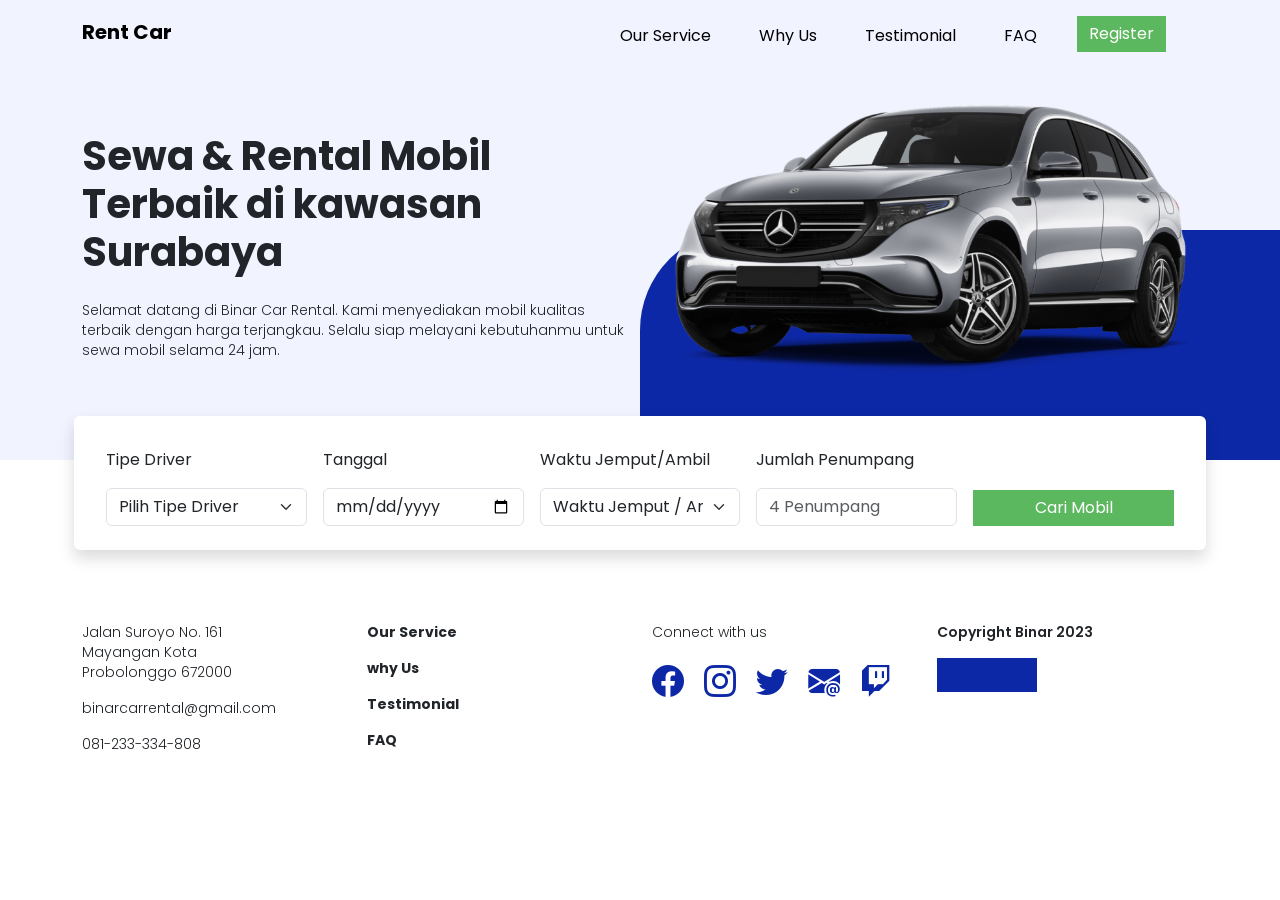
<file: public/car.html>
<!DOCTYPE html>
<html lang="en">
  <head>
    <meta charset="UTF-8" />
    <meta name="viewport" content="width=device-width, initial-scale=1.0" />
    <title>Search Car</title>
    <link rel="stylesheet" href="css/style.css" />
    <link
      href="https://cdn.jsdelivr.net/npm/bootstrap@5.3.1/dist/css/bootstrap.min.css"
      rel="stylesheet"
      integrity="sha384-4bw+/aepP/YC94hEpVNVgiZdgIC5+VKNBQNGCHeKRQN+PtmoHDEXuppvnDJzQIu9"
      crossorigin="anonymous"
    />
    <link
      rel="stylesheet"
      href="https://cdn.jsdelivr.net/npm/bootstrap-icons@1.11.0/font/bootstrap-icons.css"
    />
  </head>
  <body>
    <header id="header">
      <!-- navbar section -->
      <nav class="navbar navbar-expand-lg fixed-top">
        <div class="container">
          <a class="navbar-brand" href="#"> Rent Car</a>
          <button
            class="navbar-toggler"
            type="button"
            data-bs-toggle="offcanvas"
            data-bs-target="#offcanvasNavbar"
            aria-controls="offcanvasNavbar"
          >
            <span class="navbar-toggler-icon"></span>
          </button>
          <!-- offcanvas sidebar -->
          <div
            class="offcanvas offcanvas-end"
            tabindex="-1"
            id="offcanvasNavbar"
            aria-labelledby="offcanvasNavbarLabel"
          >
            <div class="offcanvas-header">
              <h5 class="fw-bold">Rent Car</h5>
              <button
                type="button"
                class="btn-close"
                data-bs-dismiss="offcanvas"
                aria-label="Close"
              ></button>
            </div>

            <div class="offcanvas-body">
              <ul class="navbar-nav ms-auto">
                <li class="nav-item mt-2">
                  <a class="nav-link" href="#">Our Service</a>
                </li>
                <li class="nav-item mt-2">
                  <a class="nav-link" href="#">Why Us</a>
                </li>
                <li class="nav-item mt-2">
                  <a class="nav-link" href="#">Testimonial</a>
                </li>
                <li class="nav-item mt-2">
                  <a class="nav-link" href="#">FAQ</a>
                </li>
                <li class="nav-item mt-2">
                  <button class="btn btn-success">Register</button>
                </li>
              </ul>
            </div>
          </div>
        </div>
      </nav>
    </header>
    <main id="main">
      <section class="main-section">
        <div class="container pt-md-5 pt-sm-3">
          <div class="row align-items-center">
            <div class="col-md-6 py-5">
              <h1 class="fw-bold">
                Sewa & Rental Mobil Terbaik di kawasan Surabaya
              </h1>
              <p class="mt-4">
                Selamat datang di Binar Car Rental. Kami menyediakan mobil
                kualitas terbaik dengan harga terjangkau. Selalu siap melayani
                kebutuhanmu untuk sewa mobil selama 24 jam.
              </p>
              <button class="btn btn-success mt-4" href="/car.html" hidden>
                Mulai Sewa Mobil
              </button>
            </div>
            <div
              class="col-md-6 py-5 d-flex align-items-center justify-content-start"
              id="car-img"
            >
              <div class="bg-car"></div>
              <img
                src="./images/car.svg"
                class="w-100"
                alt="car"
                id="img-car"
              />
            </div>
          </div>
        </div>
      </section>
      <section id="search" style="position: relative">
        <div class="container mt-3">
          <form action="" id="search-form">
            <div
              class="row row-cols-1 row-cols-sm-5 g-2 gx-sm-3 align-items-end  p-3 p-sm-4 rounded-2 shadow p-3 mb-5 bg-body rounded"
              style="margin-top: -60px; z-index: 1"
            >
              <div class="col">
                <label for="tipeDriver" class="form-label">Tipe Driver</label>
                <select class="form-select mt-2" id="tipe-driver" required>
                  <option disabled selected hidden>Pilih Tipe Driver</option>
                  <option value="1">Dengan Sopir</option>
                  <option value="2">Tanpa Sope (Lepas Kunci)</option>
                </select>
              </div>
              <div class="col">
                <label for="tanggal" class="form-label">Tanggal</label>
                <input
                  id="tanggal"
                  class="form-control mt-2"
                  type="date"
                  name="tanggal"
                  required
                />
              </div>
              <div class="col">
                <label for="waktuJemput" class="form-label"
                  >Waktu Jemput/Ambil</label
                >
                <select class="form-select mt-2" id="waktuJemput" required>
                  <option disabled selected hidden>Waktu Jemput / Ambil</option>
                  <option value="08:00">08.00 WIB</option>
                  <option value="09:00">09.00 WIB</option>
                  <option value="10:00">10.00 WIB</option>
                  <option value="11:00">11.00 WIB</option>
                  <option value="12:00">12.00 WIB</option>
                </select>
              </div>
              <div class="col">
                <label for="penumpang" class="form-label"
                  >Jumlah Penumpang</label
                >
                <input
                  type="number"
                  class="form-control mt-2"
                  id="penumpang"
                  placeholder="4 Penumpang"
                  required
                />
              </div>
              <div class="col">
                <button
                  class="btn btn-success w-100"
                  type="submit"
                  id="submit-button"
                >
                  Cari Mobil
                </button>
              </div>
            </div>
          </form>
        </div>
      </section>

      <section id="result">
        <div class="container" id = "container-card">
          </div>
        </div>
    </main>
    <footer id="footer">
      <section class="footer-section py-4 mt-5">
        <div class="container">
          <div class="row">
            <div class="col-md-3 col-sm-6">
              <div class="address me-5">
                <p>Jalan Suroyo No. 161 Mayangan Kota Probolonggo 672000</p>
                <p>binarcarrental@gmail.com</p>
                <p>081-233-334-808</p>
              </div>
            </div>
            <div class="col-md-3 col-sm-6">
              <div class="navigation">
                <p class="item-navigation">Our Service</p>
                <p class="item-navigation">why Us</p>
                <p class="item-navigation">Testimonial</p>
                <p class="item-navigation">FAQ</p>
              </div>
            </div>
            <div class="col-md-3 col-sm-6">
              <div class="sosmed">
                <p>Connect with us</p>
                <div class="d-flex align-items-center">
                  <i class="bi bi-facebook" id="icon-facebook"></i>
                  <i class="bi bi-instagram" id="icon-instagram"></i>
                  <i class="bi bi-twitter" id="icon-twitter"></i>
                  <i class="bi bi-envelope-at-fill" id="icon-email"></i>
                  <i class="bi bi-twitch" id="icon-twitch"></i>
                </div>
              </div>
            </div>
            <div class="col-md-3 col-sm-6">
              <div class="copyright me-5">
                <p class="fw-semibold">Copyright Binar 2023</p>
                <div class="logo-copyright"></div>
              </div>
            </div>
          </div>
        </div>
      </section>
    </footer>

    <script
    src="https://cdn.jsdelivr.net/npm/bootstrap@5.3.1/dist/js/bootstrap.bundle.min.js"
    integrity="sha384-HwwvtgBNo3bZJJLYd8oVXjrBZt8cqVSpeBNS5n7C8IVInixGAoxmnlMuBnhbgrkm"
    crossorigin="anonymous"
  ></script>
    <script src="scripts/App.js"></script>
    <script src="scripts/FilterResult.js"></script>
    <script src="scripts/Car.js"></script>
    <script src="scripts/Binar.js"></script>
    <script src="scripts/Main.js"></script>
  </body>
</html>
</file>
<file: public/css/style.css>
@import url("https://fonts.googleapis.com/css2?family=Poppins&display=swap");

* {
  margin: 0;
  padding: 0;
  font-family: "Poppins", sans-serif;
}

:root {
  --main-bg-color: rgba(241, 243, 255, 1);
  --secondary-bg-color: rgba(13, 40, 166, 1);
  --card-border-color: rgba(208, 208, 208, 1);
  --button-background-color: #5cb85f;
}

.btn.btn-success {
  background-color: var(--button-background-color);
  border: 0;
  border-radius: 0;
}

p {
  font-size: 14px;
  font-weight: 300;
  line-height: 20px;
}

nav.navbar {
  font-weight: bold;
  background-color: var(--main-bg-color);
}

.nav-item {
  text-decoration: none;
  margin-right: 32px;
}

.nav-item .nav-link {
  font-weight: 400;
  color: black;
}

.nav-link:hover {
  border-bottom: 2px solid var(--button-background-color);
}

.main-section {
  position: relative;
  background-color: var(--main-bg-color);
}

.bg-car {
  position: absolute;
  background-color: var(--secondary-bg-color);
  height: 50%;
  width: 50%;
  bottom: 0;
  right: 0;
  border-radius: 100px 0 0 0;
}

#img-car {
  z-index: 1;
}

.our-section {
  background-color: white;
}

.content-our-section {
  margin-left: 80px;
}

ul {
  list-style: none;
}

.item-list {
  display: flex;
  align-items: center;
  justify-content: start;
  margin-top: 20px;
}

.item-list:before {
  content: "";
  background-image: url("https://i.ibb.co/DwWFsZQ/icon-list.png");
  background-size: 24px 24px;
  width: 24px;
  height: 24px;
  margin-right: 20px;
}

.card-item {
  display: flex;
  flex-direction: column;
  justify-content: center;
  height: 230px;
  width: 100%;
  margin-top: 10px;
  border: 1px solid var(--card-border-color);
  border-radius: 10px;
  padding: 24px;
}

.card-title {
  font-size: 16px;
  margin-top: 16px;
  font-weight: bold;
}

.card-desc {
  font-size: 14px;
  margin-top: 16px;
}

.icon-card {
  width: 32px;
  height: 32px;
  margin: 10px 0 0 0;
}

.text-testimonial {
  text-align: center;
  padding: 10px 0 10px 0;
}

.text-testimonial .tagline-testimonial {
  margin-top: 16px;
}

.card-user-content {
  margin-left: 20px;
}

.rate-star {
  width: 16px;
  height: 16px;
}

#card-testimonial {
  background-color: var(--main-bg-color);
  border: 0;
  border-radius: 10px;
}

.prev-button,
.next-button {
  display: flex;
  flex-direction: column;
  align-items: center;
  justify-content: center;
  background-color: white;
  color: black;
  border: 1px solid rgba(0, 0, 0, 0.671);
  border-radius: 50px;
  width: 50px;
  height: 50px;
}

.prev-button:hover,
.next-button:hover {
  background-color: #5cb85f;
  border: 1px solid #5cb85f;
  color: white;
}

#img-profile {
  width: 170px;
  height: 170px;
}

#banner-container {
  background-color: var(--secondary-bg-color);
  border-radius: 10px;
  padding: 50px;
}

#banner-container h1,
.content-banner {
  color: white;
}

.item-navigation {
  font-weight: bold;
}

.logo-copyright {
  background-color: var(--secondary-bg-color);
  width: 100px;
  height: 34px;
  flex-shrink: 0;
}

.icon-socmed {
  width: 32px;
  height: 32px;
  margin-right: 10px;
}

#faq-section {
  padding-bottom: 80px;
  margin-top: 80px;
}

#icon-facebook,
#icon-instagram,
#icon-twitter,
#icon-email,
#icon-twitch {
  color: var(--secondary-bg-color);
  font-size: 32px;
  margin-right: 20px;
}

.offcanvas {
  width: 80% !important;
}

@media (max-width: 768px) {
  .main-section {
    margin-top: 20px;
  }

  .bg-car {
    position: absolute;
    background-color: var(--secondary-bg-color);
    height: 35%;
    width: 95%;
    bottom: 0;
    right: 0;
    border-radius: 100px 0 0 0;
  }

  #img-woman {
    width: 100%;
  }

  .why-us-tagline {
    display: flex;
    flex-direction: column;
    align-items: center;
    justify-content: center;
  }

  .content-our-section {
    margin-left: 0;
  }

  .card-user {
    background-color: var(--main-bg-color);
    width: 300px;
    height: 700px;
    border-radius: 10px;
  }

  .card-user .card-item-user {
    padding: 20px;
    display: flex;
    flex-direction: column;
    height: 100%;
    justify-content: center;
    align-items: center;
  }

  #banner-section {
    padding: 0 10px 10px 10px;
  }

  #faq-section {
    padding: 30px 0 30px 0;
  }
}

@media (max-width: 1200px) {
  .car-img {
    width: 100%;
  }

  .card-item {
    min-height: 350px;
  }
}
</file>
